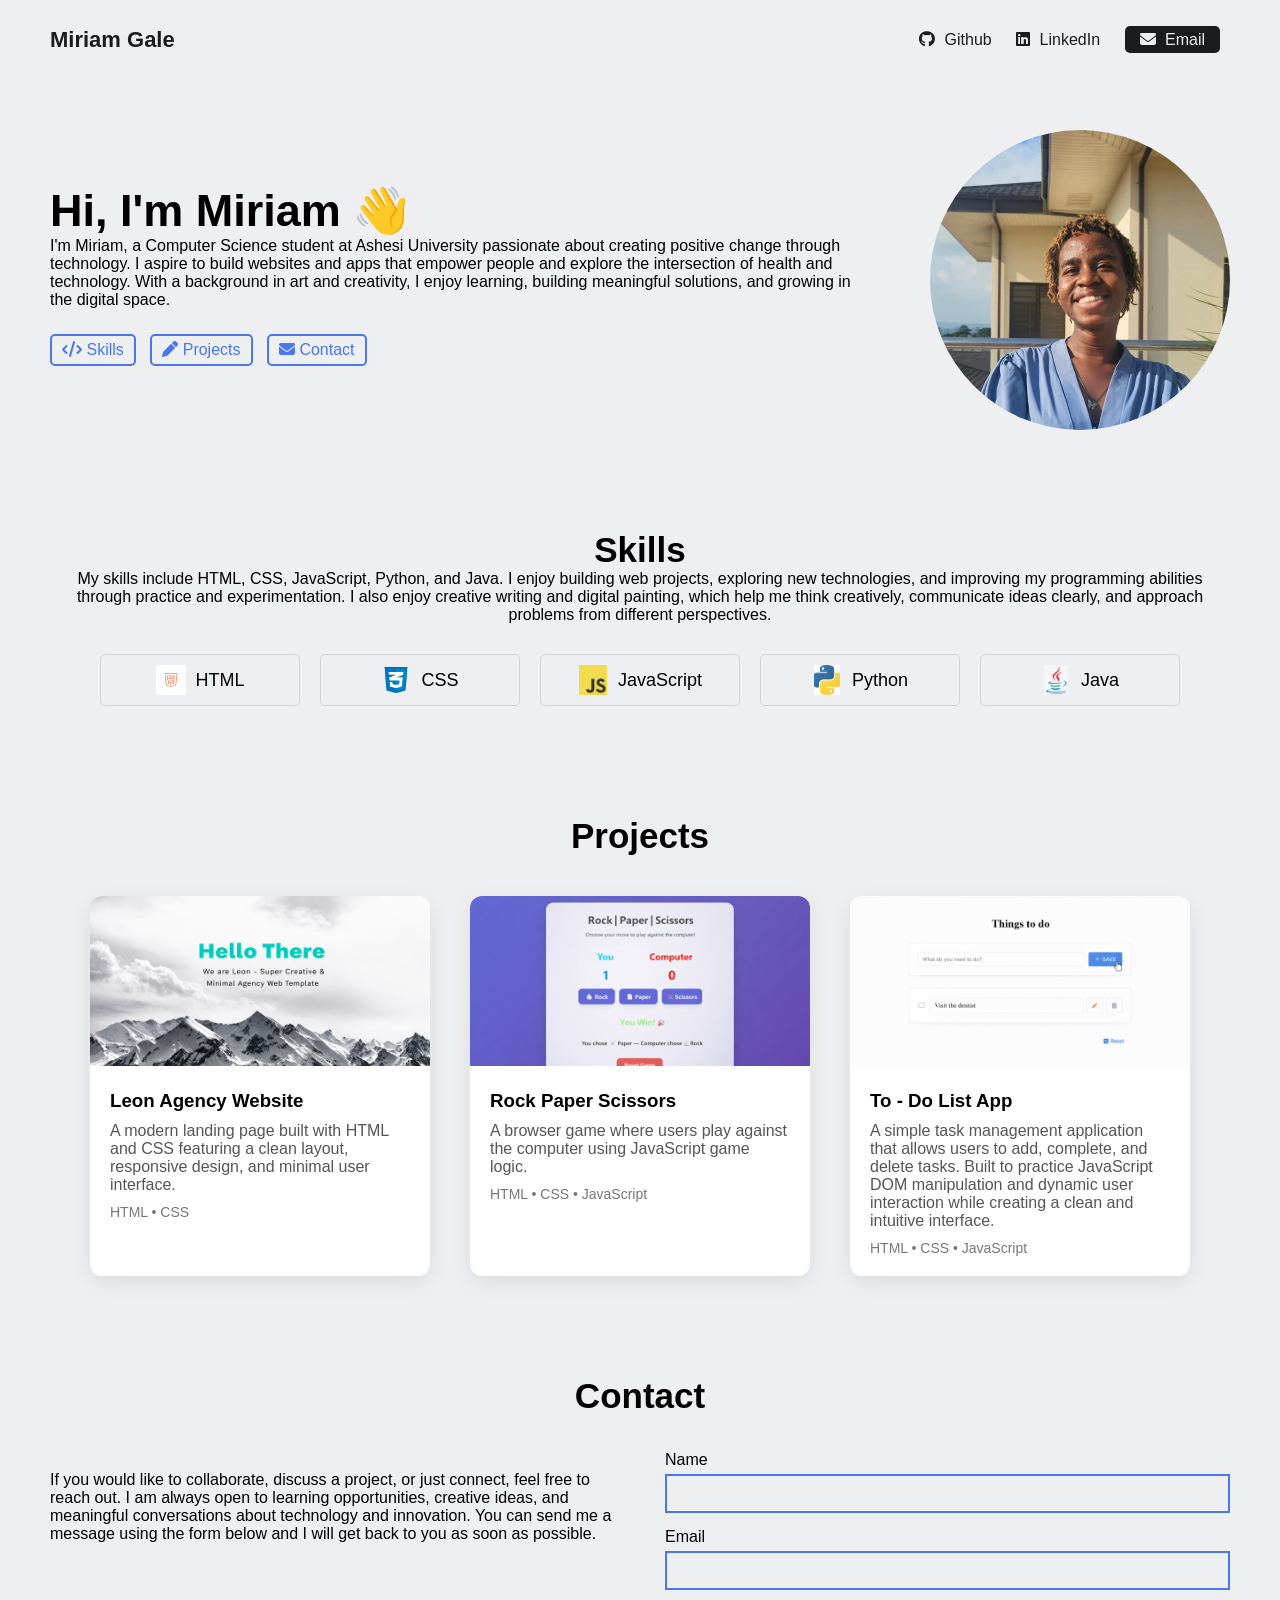
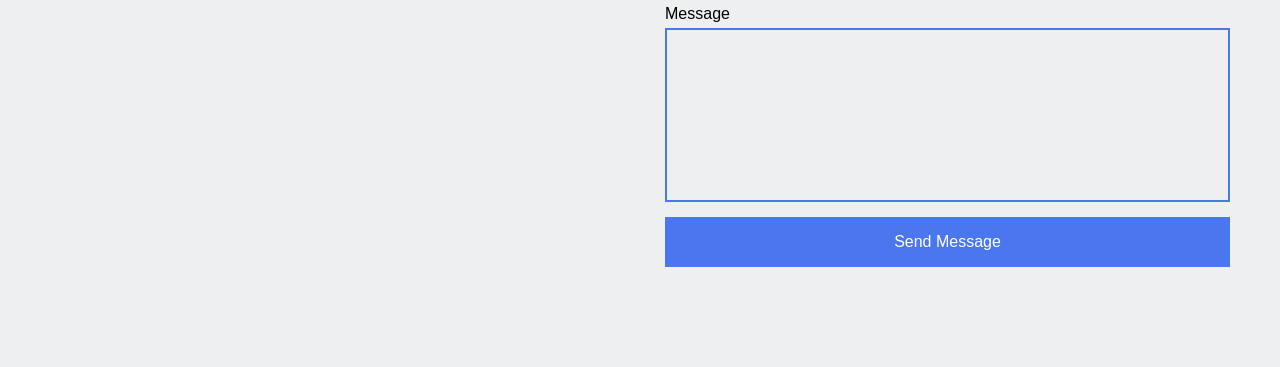
<file: index.html>
<!DOCTYPE html>
<html lang="en">
  <head>
    <meta charset="UTF-8">
    <meta http-equiv="X-UA-Compatible" content="IE=edge">
    <meta name="viewport" content="width=device-width, initial-scale=1.0">
    <title>Portfolio </title>
    <link rel="stylesheet" href="style.css">
      <link rel="preconnect" href="https://fonts.googleapis.com">
    <link rel="preconnect" href="https://fonts.gstatic.com" crossorigin>
    <link href="https://fonts.googleapis.com/css2?family=Work+Sans:ital,wght@0,100..900;1,100..900&display=swap" rel="stylesheet">
    <link rel="stylesheet" href="css/all.min.css">
  </head>
  <body>
    <!--NAVBAR-->
    <nav>
      <div class="left">
        <a href="/">Miriam Gale</a>
      </div>

      <div class="right">
        <a href="http://github.com" target="_blank" rel="noopener noreferrer">
          <i class="fa-brands fa-github"></i>
          <span>Github</span>
        </a>

        <a href="http://linkedin.com" target="_blank" rel="noopener noreferrer">
          <i class="fa-brands fa-linkedin"></i>
          <span>LinkedIn</span>
        </a>

         <a href="mailto: gale.wepiya@gmail.com">
          <i class="fa-solid fa-envelope"></i>
          <span>Email</span>
        </a>



      </div>

    </nav>

    <main> </main>
    <!--SECTION 1: Hero-->
    <section class="hero-section">
       <div class="text">
      <h2>Hi, I'm Miriam 👋</h2>
      <p>I'm Miriam, a Computer Science student at Ashesi University passionate about creating positive change through technology. I aspire to build websites and apps that empower people and explore the intersection of health and technology. With a background in art and creativity, I enjoy learning, building meaningful solutions, and growing in the digital space.</p>

      <div class="links">
        <a href="#skills">
          <i class="fa-solid fa-code"></i>
          <span>Skills</span>
        </a>

         <a href="#projects">
          <i class="fa-solid fa-pen"></i>
                          <span>Projects</span>
        </a>

         <a href="#contact">
          <i class="fa-solid fa-envelope"></i>
          <span>Contact</span>
        </a>
      </div>
    </div>
    <div class="headshot">
      <img src="images/background-image.png.jpeg" alt="Miriam">
    </div>
    </section>
   

    <!--SECTION 2: Skills-->
    <section id="skills" class="skills-section">
      <h2>Skills</h2>
      <div class="text">
My skills include HTML, CSS, JavaScript, Python, and Java. I enjoy building web projects, exploring new technologies, and improving my programming abilities through practice and experimentation. I also enjoy creative writing and digital painting, which help me think creatively, communicate ideas clearly, and approach problems from different perspectives.
</div>

<div class="cells">
  <div class="cell">
    <img src="images/html5-3384039_960_720.png" alt="html logo">
    <span>
      HTML
    </span>
  </div>

    <div class="cell">
    <img src="images/logo-css-3-1536.png" alt="css logo">
    <span>
      CSS
    </span>
  </div>

    <div class="cell">
    <img src="images/javascript-logo.png" alt="javascript logo">
    <span>
      JavaScript
    </span>   
  </div>


  <div class="cell">
    <img src="images/python-logo.png" alt="python logo">
    <span>
      Python
    </span>
  </div>

   <div class="cell">
    <img src="images/java-logo-1.png" alt="java logo">
    <span>
     Java
    </span>
  </div>

</div>
    </section>
    
    <!--SECTION 3:Projects-->
    <section id="projects" class="projects-section">
  <h2>Projects</h2>

  <div class="projects-grid">

    <div class="project-card">
      <img src="images/project1.png" alt="Leon Agency Website">

      <h3>Leon Agency Website</h3>

      <p>
        A modern landing page built with HTML and CSS featuring a clean layout,
        responsive design, and minimal user interface.
      </p>

      <span>HTML • CSS</span>
    </div>

    <div class="project-card">
      <img src="images/rock-paper-scissors-game.png" alt="Rock Paper Scissors">

      <h3>Rock Paper Scissors</h3>

      <p>
        A browser game where users play against the computer using JavaScript
        game logic.
      </p>

      <span>HTML • CSS • JavaScript</span>
    </div>


    <div class="project-card">
      <img src="images/to-do app.png" alt="To do App">

      <h3> To - Do List App</h3>

      <p>
        A simple task management application that allows users to add, complete, and delete tasks. Built to practice JavaScript DOM manipulation and dynamic user interaction while creating a clean and intuitive interface.
      </p>

      <span>HTML • CSS • JavaScript</span>
    </div>
  </div>
</section>

<!--SECTION 4: Contacts-->
<section id="contact" class="contact-section">
  <h2>Contact</h2>

  <div class="group">
    <div class="text">
If you would like to collaborate, discuss a project, or just connect, feel free to reach out. 
I am always open to learning opportunities, creative ideas, and meaningful conversations 
about technology and innovation. You can send me a message using the form below and 
I will get back to you as soon as possible.
</div>

<form>
    <label for="name"> Name</label>
    <input type="text"  id="name">

    <label for="email"> Email</label>
    <input type="email"  id="email">


    <label for="message">Message</label>
    <textarea id="message" cols="30" rows="10"></textarea>

    <button type="submit">Send Message</button>
  </form>
  </div>
  
</section>
  </body>
  </html>
</file>
<file: style.css>
:root{
  --text-color: #1a1c20;
  --link-color: #4a76ee;
  --background-color: #eeeff1;
}

*{
  margin: 0;
  padding: 0;
  box-sizing: border-box;
}

html{
  scroll-behavior: smooth;

}

body{
  font-family: 'Poppins', sans-serif;
  background-color: var(--background-color);
  max-width: 1400px;
  margin: 0 auto;
}

a{
  color: var(--link-color);
  text-decoration: none;
}

/*NAVBAR*/
nav{
  display: flex;
  justify-content: space-between;
  align-items: center;
  padding: 0 50px;
  height: 80px;
}

nav .left a{
  color: var(--text-color);
  font-size: 22px;
  font-weight: 600;
}

nav .right a{
  color: var(--text-color);
  margin: 0 10px;
}

nav .right a:last-child{
  color: var(--background-color);
  background-color: var(--text-color);
  padding: 5px 15px;
  border-radius: 5px;
}

nav .right a span{
  margin-left: 5px;
}

/*SECTION 1: Hero*/

.hero-section{
  display: flex;
  justify-content: space-between;
  padding: 0 50px;
  margin: 50px 0;
  align-items: center;
  gap: 40px;
  margin-bottom: 100px;
}

.hero-section .text{
  flex: 5;
}

.hero-section .headshot{
  background: none;
  padding: 0;
  flex: 2; 
  display: flex;
  justify-content: right; 
}

.hero-section .text h2{
  font-size: 45px;
}

.hero-section .text .links{
   margin-top: 25px;

}

.hero-section .text .links a{
  display: inline-block;
  padding: 5px 10px;
  border: 2px solid var(--link-color);
  border-radius: 5px;
  margin-right: 10px;
  margin-bottom: 10px;
  transition: .1s;

}

.hero-section .text .links a:hover{
  color: var(--text-color);
  border: 2px solid var(--text-color);
}

.hero-section .headshot img{
  width: 300px;
  height: 300px;
  object-fit: cover;
  border-radius: 50%;

}

/*SECTION 2: Skills*/
.skills-section{
  padding: 0 50px;
  margin-bottom: 100px;
}

.skills-section h2{
  text-align: center;
  font-size: 35px;
}

.skills-section .text{
  text-align: center;
  margin-bottom: 20px;
}

.skills-section .cells{
  display: flex;
  justify-content: center;
  flex-wrap: wrap;
}

.skills-section .cells .cell{
  display: flex;
  align-items: center;
  justify-content: center;
  gap: 10px;

  width: 200px;
  padding:  10px 20px;
  border: 1.5px solid  #d3d3d3;
  border-radius: 5px;
  margin: 10px;

  
}

.skills-section .cells .cell img{
  width: 30px;
  height: 30px;
  object-fit: contain;
  border-radius: 2px;
}

.skills-section .cells .cell span{
  font-size: 18px;
}

/* SECTION 3: Projects*/
.projects-section{
  padding: 0 50px;
  margin-bottom: 100px;
}

.projects-grid{
  display: grid;
  grid-template-columns: repeat(3, 1fr);
  gap: 40px;          
  max-width: 1100px;
  margin: 0 auto;     
}



.project-card{
  background: white;
  border-radius: 12px;
  overflow: hidden;
  box-shadow: 0 6px 20px rgba(0,0,0,0.08);
}


.project-card img{
  width: 100%;
  height: 170px;
  object-fit: cover;
}

.project-card h3{
  padding: 20px 20px 10px;
}

.project-card p{
  padding: 0 20px 10px;
  color: #555;
}

.project-card span{
  padding: 0 20px 20px;
  display: block;
  font-size: 14px;
  color: #777;
}

.projects-section h2{
  text-align: center;
  font-size: 35px;
  margin-bottom: 40px;
}


/*SECTION 4: Contact*/
.contact-section{
  padding: 0 50px;
  margin-bottom: 100px;
}

.contact-section h2{
  font-size: 35px;
  margin-bottom: 35px;
  text-align: center;
}

.contact-section .group{
  display: flex;
  gap: 50px;
}

.contact-section .group .text{
  flex: 3;
  margin-top: 20px;
}

.contact-section .group form{
  flex: 3;
  display: flex;
  flex-direction: column ;
}

.contact-section .group form input, .contact-section .group form textarea{
  font-family: 'Poppins', sans-serif;
  border: 2px solid var(--link-color);
  background-color: transparent;
  padding: 10px;
  margin-bottom: 15px;
  outline: none;
  resize: none;
}

.contact-section .group form button{
  font-size: 16px;
  font-family: 'Poppins' , sans-serif;
  color: #fff;
  background-color: var(--link-color);
  border: none;
  height: 50px ;
  cursor: pointer;
  transition: .1s ;
}

.contact-section .group form button:hover{
  filter: brightness(.9);

}


.contact-section form label{
  font-weight: 500;
  margin-bottom: 5px;
}




@media(max-width: 850px){
  /*SECTION 1: Hero*/

  .hero-section .text h2{
    font-size: 35px;
  }

  .projects-grid{
    grid-template-columns: repeat(2, 1fr);
  }
  

}

@media(max-width: 740px){
  
  /*SECTION 1: Hero*/
  .hero-section{
    flex-direction: column-reverse;
  }

  .hero-section .headshot img{
    width: 300px;
  }

  /*SECTION 4: Contact*/
  .contact-section .group{
    flex-direction: column;
  }

}


@media(max-width: 600px){

  /*NAVBAR*/
  nav{
    padding: 0 20px;
  }

  nav .right a{
    font-size: 22px;
  }

  nav .right a:last-child{
    color: var(--text-color);
    background-color: transparent;
    padding: 0;
  }

  nav .right a span{
    display: none;
  }

  /*SECTION 1: Hero*/
  .hero-section{
    padding: 0 20px;
  }

  .hero-section .text h2{
    font-size: 30px;
  }

  /*SECTION 2: Skills*/
  .skills-section{
    padding: 0 20px;
  }

  .skills-section .cells .cell span{
     font-size: 16px;
     
  }

   .projects-grid{
    grid-template-columns: 1fr;
    gap: 25px;
    padding: 20px;
  }

    /*SECTION 4: Contact*/
    .contact-section{
      padding: 0 20px;
    }
}
</file>
